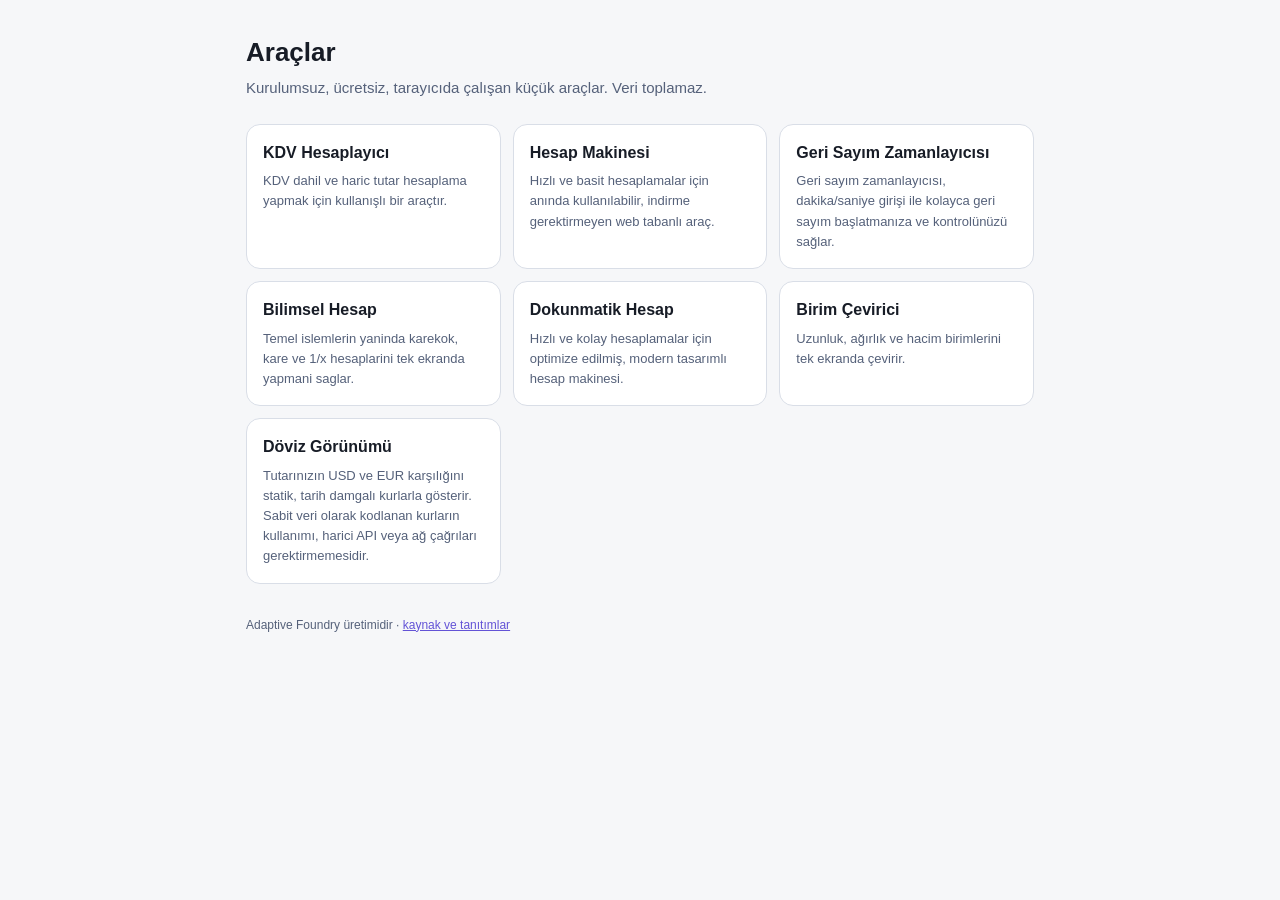
<file: index.html>
<!doctype html>
<html lang="tr">
<head>
<meta charset="utf-8">
<meta name="viewport" content="width=device-width, initial-scale=1">
<title>Araçlar — ücretsiz, hızlı, kayıtsız küçük web araçları | Adaptive Foundry</title>
<meta name="description" content="KDV hesaplayıcı, hesap makinesi, birim çevirici, geri sayım ve daha fazlası — kurulumsuz, ücretsiz, tarayıcıda çalışan küçük araçlar.">
<style>
:root { --bg:#f6f7f9; --panel:#ffffff; --ink:#171c26; --dim:#55617a; --line:#d9dee7; --acc:#6353d6; }
@media (prefers-color-scheme: dark) {
  :root { --bg:#0a0c10; --panel:#141922; --ink:#e8edf5; --dim:#8b97ab; --line:#232b37; --acc:#8b7bff; }
}
* { box-sizing:border-box }
body { margin:0; background:var(--bg); color:var(--ink);
  font:15px/1.55 -apple-system,BlinkMacSystemFont,"Segoe UI",sans-serif; }
main { max-width:820px; margin:0 auto; padding:32px 16px 48px }
h1 { font-size:26px; margin:0 0 4px }
.lead { color:var(--dim); margin:0 0 24px }
.grid { display:grid; gap:12px; grid-template-columns:repeat(auto-fill,minmax(240px,1fr)) }
.card { display:block; background:var(--panel); border:1px solid var(--line);
  border-radius:14px; padding:16px; text-decoration:none; color:inherit;
  transition:border-color .15s }
.card:hover { border-color:var(--acc) }
.card h2 { font-size:16px; margin:0 0 6px }
.card p { font-size:13px; color:var(--dim); margin:0 }
footer { margin-top:32px; font-size:12px; color:var(--dim) }
footer a { color:var(--acc) }
</style>
</head>
<body>
<main>
  <h1>Araçlar</h1>
  <p class="lead">Kurulumsuz, ücretsiz, tarayıcıda çalışan küçük araçlar. Veri toplamaz.</p>
  <div class="grid">
    <a class="card" href="kdv/">
      <h2>KDV Hesaplayıcı</h2>
      <p>KDV dahil ve haric tutar hesaplama yapmak için kullanışlı bir araçtır.</p>
    </a>
    <a class="card" href="hesap/">
      <h2>Hesap Makinesi</h2>
      <p>Hızlı ve basit hesaplamalar için anında kullanılabilir, indirme gerektirmeyen web tabanlı araç.</p>
    </a>
    <a class="card" href="zamanlayici/">
      <h2>Geri Sayım Zamanlayıcısı</h2>
      <p>Geri sayım zamanlayıcısı, dakika/saniye girişi ile kolayca geri sayım başlatmanıza ve kontrolünüzü sağlar.</p>
    </a>
    <a class="card" href="bilimsel-hesap/">
      <h2>Bilimsel Hesap</h2>
      <p>Temel islemlerin yaninda karekok, kare ve 1/x hesaplarini tek ekranda yapmani saglar.</p>
    </a>
    <a class="card" href="dokunmatik-hesap/">
      <h2>Dokunmatik Hesap</h2>
      <p>Hızlı ve kolay hesaplamalar için optimize edilmiş, modern tasarımlı hesap makinesi.</p>
    </a>
    <a class="card" href="birim-cevirici/">
      <h2>Birim Çevirici</h2>
      <p>Uzunluk, ağırlık ve hacim birimlerini tek ekranda çevirir.</p>
    </a>
    <a class="card" href="doviz/">
      <h2>Döviz Görünümü</h2>
      <p>Tutarınızın USD ve EUR karşılığını statik, tarih damgalı kurlarla gösterir. Sabit veri olarak kodlanan kurların kullanımı, harici API veya ağ çağrıları gerektirmemesidir.</p>
    </a>
  </div>
  <footer>Adaptive Foundry üretimidir · <a href="https://github.com/adaptive-foundry-labs/araclar">kaynak ve tanıtımlar</a></footer>
</main>
</body>
</html>
</file>
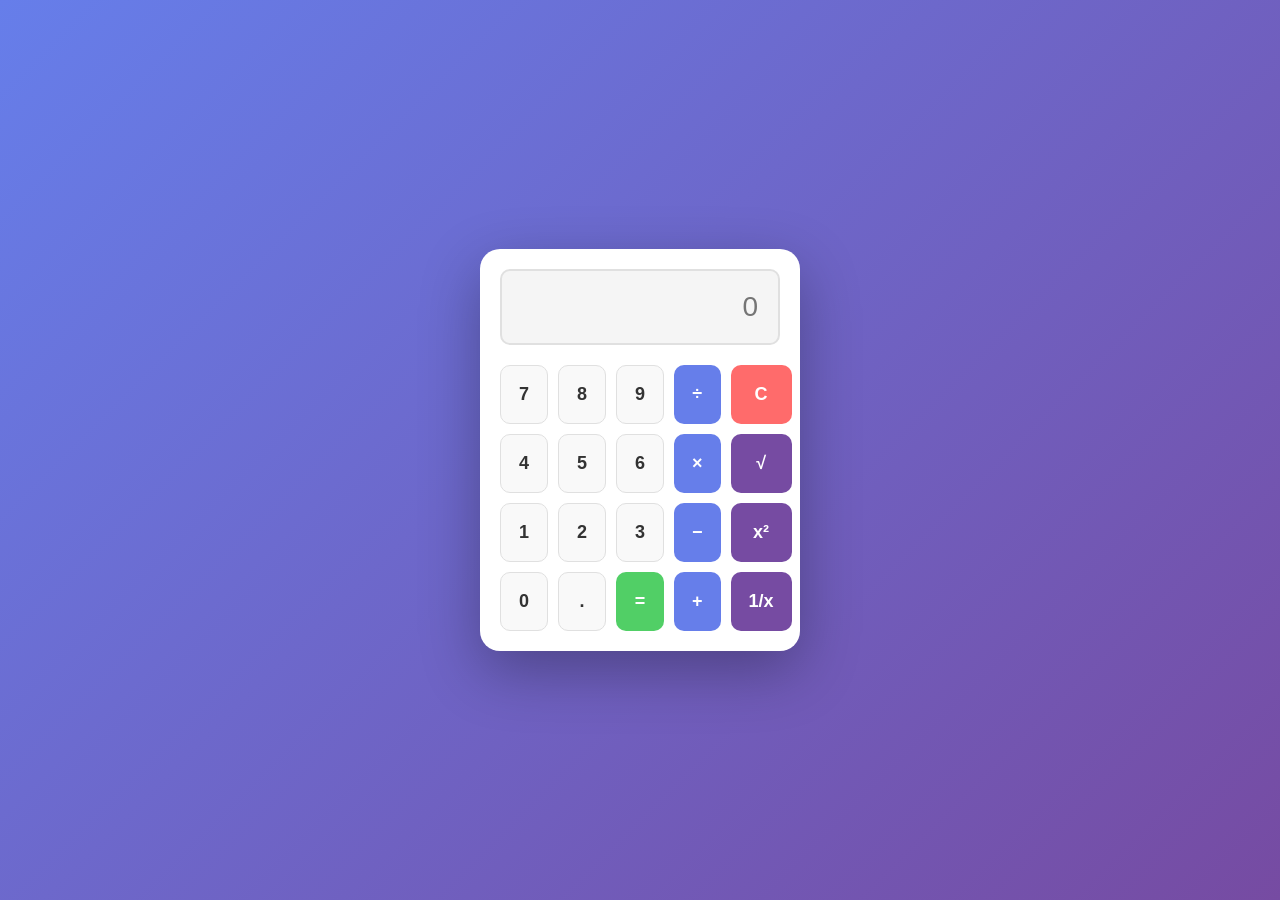
<file: bilimsel-hesap/index.html>
<!DOCTYPE html>
<html lang="tr">
<head>
    <meta charset="UTF-8">
    <meta name="viewport" content="width=device-width, initial-scale=1.0">
    <title>Bilimsel Hesap Makinesi</title>
    <link rel="stylesheet" href="style.css">
</head>
<body>
    <div class="calculator-container">
        <div class="display-area">
            <input type="text" id="display" class="display" readonly placeholder="0">
            <div id="error-message" class="error-message"></div>
        </div>
        
        <div class="buttons-grid">
            <!-- Sayi Tuslari -->
            <button class="button number" data-value="7">7</button>
            <button class="button number" data-value="8">8</button>
            <button class="button number" data-value="9">9</button>
            <button class="button operator" data-op="/">÷</button>
            <button class="button clear" id="clear-btn">C</button>
            
            <button class="button number" data-value="4">4</button>
            <button class="button number" data-value="5">5</button>
            <button class="button number" data-value="6">6</button>
            <button class="button operator" data-op="*">×</button>
            <button class="button scientific" id="sqrt-btn">√</button>
            
            <button class="button number" data-value="1">1</button>
            <button class="button number" data-value="2">2</button>
            <button class="button number" data-value="3">3</button>
            <button class="button operator" data-op="-">−</button>
            <button class="button scientific" id="square-btn">x²</button>
            
            <button class="button number" data-value="0">0</button>
            <button class="button number" data-value=".">.</button>
            <button class="button equals" id="equals-btn">=</button>
            <button class="button operator" data-op="+">+</button>
            <button class="button scientific" id="reciprocal-btn">1/x</button>
        </div>
    </div>
    
    <script src="script.js"></script>
</body>
</html>
</file>
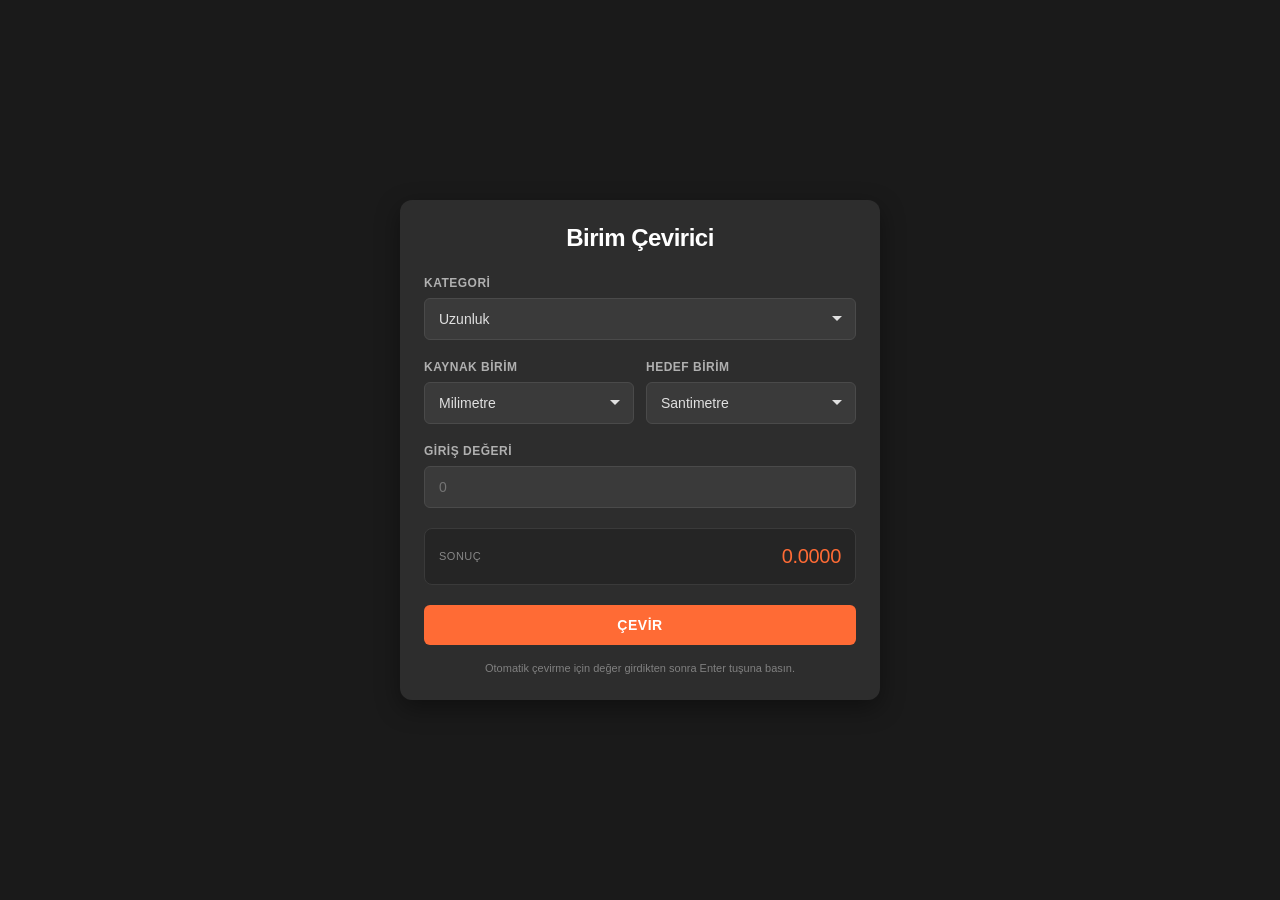
<file: birim-cevirici/index.html>
<!DOCTYPE html>
<html lang="tr">
<head>
    <meta charset="UTF-8">
    <meta name="viewport" content="width=device-width, initial-scale=1.0">
    <title>Birim Çevirici — Uzunluk / Ağırlık / Hacim</title>
    <style>
        * {
            margin: 0;
            padding: 0;
            box-sizing: border-box;
        }

        body {
            font-family: -apple-system, BlinkMacSystemFont, 'Segoe UI', Roboto, 'Helvetica Neue', Arial, sans-serif;
            background-color: #1a1a1a;
            color: #e0e0e0;
            padding: 20px;
            min-height: 100vh;
            display: flex;
            justify-content: center;
            align-items: center;
        }

        .calculator {
            width: 100%;
            max-width: 480px;
            background-color: #2d2d2d;
            border-radius: 12px;
            box-shadow: 0 8px 24px rgba(0, 0, 0, 0.4);
            padding: 24px;
        }

        .calculator h1 {
            font-size: 24px;
            font-weight: 600;
            margin-bottom: 24px;
            text-align: center;
            color: #ffffff;
            letter-spacing: -0.5px;
        }

        .form-group {
            margin-bottom: 20px;
        }

        label {
            display: block;
            font-size: 12px;
            font-weight: 600;
            text-transform: uppercase;
            letter-spacing: 0.5px;
            color: #b0b0b0;
            margin-bottom: 8px;
        }

        select,
        input {
            width: 100%;
            padding: 12px 14px;
            background-color: #3a3a3a;
            border: 1px solid #4a4a4a;
            border-radius: 6px;
            color: #e0e0e0;
            font-size: 14px;
            font-family: inherit;
            transition: border-color 0.2s ease;
        }

        select:hover,
        input:hover {
            border-color: #5a5a5a;
        }

        select:focus,
        input:focus {
            outline: none;
            border-color: #ff6b35;
            box-shadow: 0 0 0 2px rgba(255, 107, 53, 0.1);
        }

        select {
            cursor: pointer;
            appearance: none;
            background-image: url('data:image/svg+xml;utf8,<svg xmlns="http://www.w3.org/2000/svg" width="12" height="8" viewBox="0 0 12 8"><path fill="%23e0e0e0" d="M1 1l5 5 5-5"/></svg>');
            background-repeat: no-repeat;
            background-position: right 12px center;
            padding-right: 36px;
        }

        .display {
            background-color: #252525;
            border: 1px solid #3a3a3a;
            border-radius: 8px;
            padding: 16px 14px;
            margin-bottom: 20px;
            min-height: 56px;
            display: flex;
            align-items: center;
            justify-content: space-between;
        }

        .display-label {
            font-size: 11px;
            color: #888888;
            text-transform: uppercase;
            letter-spacing: 0.5px;
        }

        .display-value {
            font-size: 20px;
            font-weight: 500;
            color: #ff6b35;
            letter-spacing: -0.3px;
            word-break: break-all;
            text-align: right;
            flex: 1;
            margin-left: 12px;
        }

        .error-message {
            display: none;
            background-color: rgba(220, 53, 69, 0.15);
            border: 1px solid #dc3545;
            border-radius: 6px;
            padding: 12px 14px;
            margin-bottom: 16px;
            font-size: 13px;
            color: #ff6b7a;
        }

        .error-message.show {
            display: block;
        }

        .button {
            width: 100%;
            padding: 12px 16px;
            background-color: #ff6b35;
            border: none;
            border-radius: 6px;
            color: #ffffff;
            font-size: 14px;
            font-weight: 600;
            cursor: pointer;
            transition: background-color 0.2s ease;
            text-transform: uppercase;
            letter-spacing: 0.5px;
        }

        .button:hover {
            background-color: #e55a24;
        }

        .button:active {
            background-color: #d04a14;
        }

        .two-column {
            display: grid;
            grid-template-columns: 1fr 1fr;
            gap: 12px;
            margin-bottom: 20px;
        }

        .two-column .form-group {
            margin-bottom: 0;
        }

        .info-text {
            font-size: 11px;
            color: #808080;
            text-align: center;
            margin-top: 16px;
            line-height: 1.4;
        }
    </style>
</head>
<body>
    <div class="calculator">
        <h1>Birim Çevirici</h1>

        <div class="error-message" id="errorMessage"></div>

        <div class="form-group">
            <label for="categorySelect">Kategori</label>
            <select id="categorySelect">
                <option value="length">Uzunluk</option>
                <option value="weight">Ağırlık</option>
                <option value="volume">Hacim</option>
            </select>
        </div>

        <div class="two-column">
            <div class="form-group">
                <label for="fromUnitSelect">Kaynak Birim</label>
                <select id="fromUnitSelect"></select>
            </div>
            <div class="form-group">
                <label for="toUnitSelect">Hedef Birim</label>
                <select id="toUnitSelect"></select>
            </div>
        </div>

        <div class="form-group">
            <label for="inputValue">Giriş Değeri</label>
            <input type="number" id="inputValue" placeholder="0" step="any">
        </div>

        <div class="display">
            <div>
                <div class="display-label">Sonuç</div>
            </div>
            <div class="display-value" id="outputValue">0.0000</div>
        </div>

        <button class="button" id="convertButton">Çevir</button>
        <p class="info-text">Otomatik çevirme için değer girdikten sonra Enter tuşuna basın.</p>
    </div>

    <script>
        // Dönüşüm faktörleri — her kategori için referans birim cinsinden
        const conversionFactors = {
            length: {
                mm: 1,
                cm: 10,
                m: 1000,
                km: 1000000,
                inch: 25.4,
                foot: 304.8,
                yard: 914.4,
                mile: 1609344
            },
            weight: {
                mg: 1,
                g: 1000,
                kg: 1000000,
                oz: 28349.5,
                lb: 453592,
                ton: 1000000000
            },
            volume: {
                ml: 1,
                l: 1000,
                m3: 1000000,
                fl_oz: 29.5735,
                pint: 473.176,
                gallon: 3785.41
            }
        };

        // Kategori etiketleri
        const categoryLabels = {
            length: 'Uzunluk',
            weight: 'Ağırlık',
            volume: 'Hacim'
        };

        // Birim etiketleri
        const unitLabels = {
            length: { mm: 'Milimetre', cm: 'Santimetre', m: 'Metre', km: 'Kilometre', inch: 'İnç', foot: 'Foot', yard: 'Yard', mile: 'Mil' },
            weight: { mg: 'Miligram', g: 'Gram', kg: 'Kilogram', oz: 'Ons', lb: 'Pound', ton: 'Ton' },
            volume: { ml: 'Mililitre', l: 'Litre', m3: 'Metreküp', fl_oz: 'FL OZ', pint: 'Pint', gallon: 'Galon' }
        };

        const categorySelect = document.getElementById('categorySelect');
        const fromUnitSelect = document.getElementById('fromUnitSelect');
        const toUnitSelect = document.getElementById('toUnitSelect');
        const inputValue = document.getElementById('inputValue');
        const outputValue = document.getElementById('outputValue');
        const convertButton = document.getElementById('convertButton');
        const errorMessage = document.getElementById('errorMessage');

        // Kategori değiştiğinde birimleri güncelle
        categorySelect.addEventListener('change', updateUnits);
        convertButton.addEventListener('click', performConversion);
        inputValue.addEventListener('keypress', (e) => {
            if (e.key === 'Enter') performConversion();
        });

        function updateUnits() {
            const category = categorySelect.value;
            const units = Object.keys(conversionFactors[category]);
            const labels = unitLabels[category];

            fromUnitSelect.innerHTML = '';
            toUnitSelect.innerHTML = '';

            units.forEach((unit, index) => {
                const option1 = document.createElement('option');
                option1.value = unit;
                option1.textContent = labels[unit];
                fromUnitSelect.appendChild(option1);

                const option2 = document.createElement('option');
                option2.value = unit;
                option2.textContent = labels[unit];
                if (index === 1) option2.selected = true; // İkinci birim seçili
                toUnitSelect.appendChild(option2);
            });
        }

        function performConversion() {
            const category = categorySelect.value;
            const fromUnit = fromUnitSelect.value;
            const toUnit = toUnitSelect.value;
            const value = parseFloat(inputValue.value);

            // Hata kontrolü
            if (isNaN(value) || value === '') {
                showError('Lütfen geçerli bir sayı giriniz.');
                outputValue.textContent = '0.0000';
                return;
            }

            if (value < 0) {
                showError('Negatif değer giremezsiniz.');
                outputValue.textContent = '0.0000';
                return;
            }

            // Dönüşüm hesapla
            const fromFactor = conversionFactors[category][fromUnit];
            const toFactor = conversionFactors[category][toUnit];
            const result = (value * fromFactor) / toFactor;

            // 4 ondalık formatla
            outputValue.textContent = result.toFixed(4);
            hideError();
        }

        function showError(message) {
            errorMessage.textContent = message;
            errorMessage.classList.add('show');
        }

        function hideError() {
            errorMessage.classList.remove('show');
        }

        // İlk yüklemede birimleri başlat
        updateUnits();
    </script>
</body>
</html>
</file>
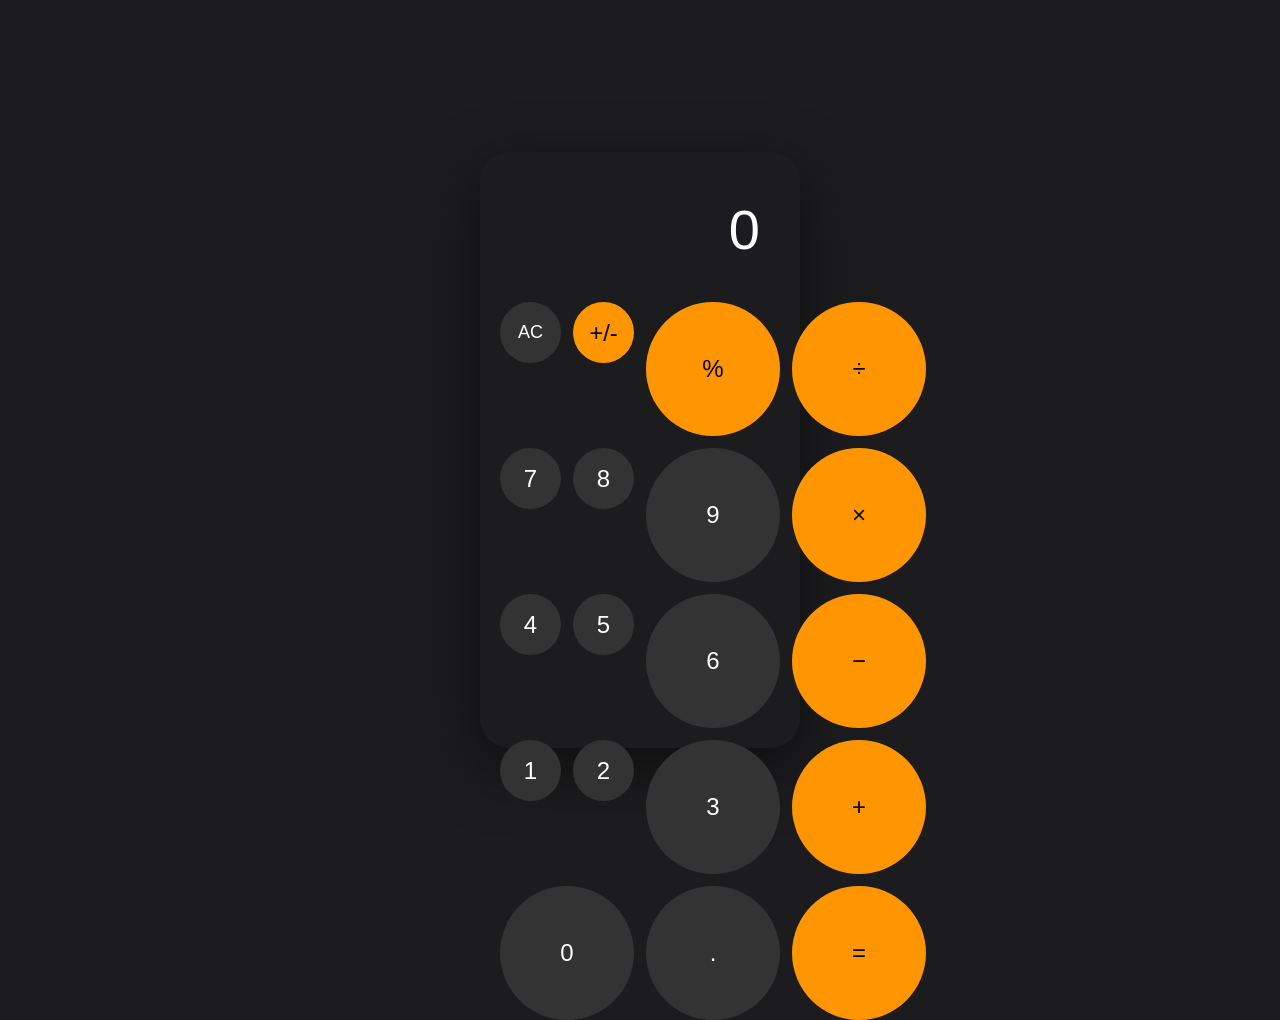
<file: dokunmatik-hesap/index.html>
<!DOCTYPE html>
<html lang="tr">
<head>
    <meta charset="UTF-8">
    <meta name="viewport" content="width=device-width, initial-scale=1.0">
    <title>Hesap Makinesi</title>
    <link rel="stylesheet" href="style.css">
</head>
<body>
    <div class="calculator">
        <div class="display">
            <div class="output" id="output">0</div>
        </div>
        <div class="buttons">
            <button class="btn ac" id="btn-ac">AC</button>
            <button class="btn op" id="btn-sign">+/-</button>
            <button class="btn op" id="btn-percent">%</button>
            <button class="btn op" id="btn-divide">÷</button>
            
            <button class="btn num" id="btn-7">7</button>
            <button class="btn num" id="btn-8">8</button>
            <button class="btn num" id="btn-9">9</button>
            <button class="btn op" id="btn-multiply">×</button>
            
            <button class="btn num" id="btn-4">4</button>
            <button class="btn num" id="btn-5">5</button>
            <button class="btn num" id="btn-6">6</button>
            <button class="btn op" id="btn-minus">−</button>
            
            <button class="btn num" id="btn-1">1</button>
            <button class="btn num" id="btn-2">2</button>
            <button class="btn num" id="btn-3">3</button>
            <button class="btn op" id="btn-plus">+</button>
            
            <button class="btn num zero" id="btn-0">0</button>
            <button class="btn num" id="btn-dot">.</button>
            <button class="btn equals" id="btn-equals">=</button>
        </div>
    </div>
    <script src="script.js"></script>
</body>
</html>
</file>
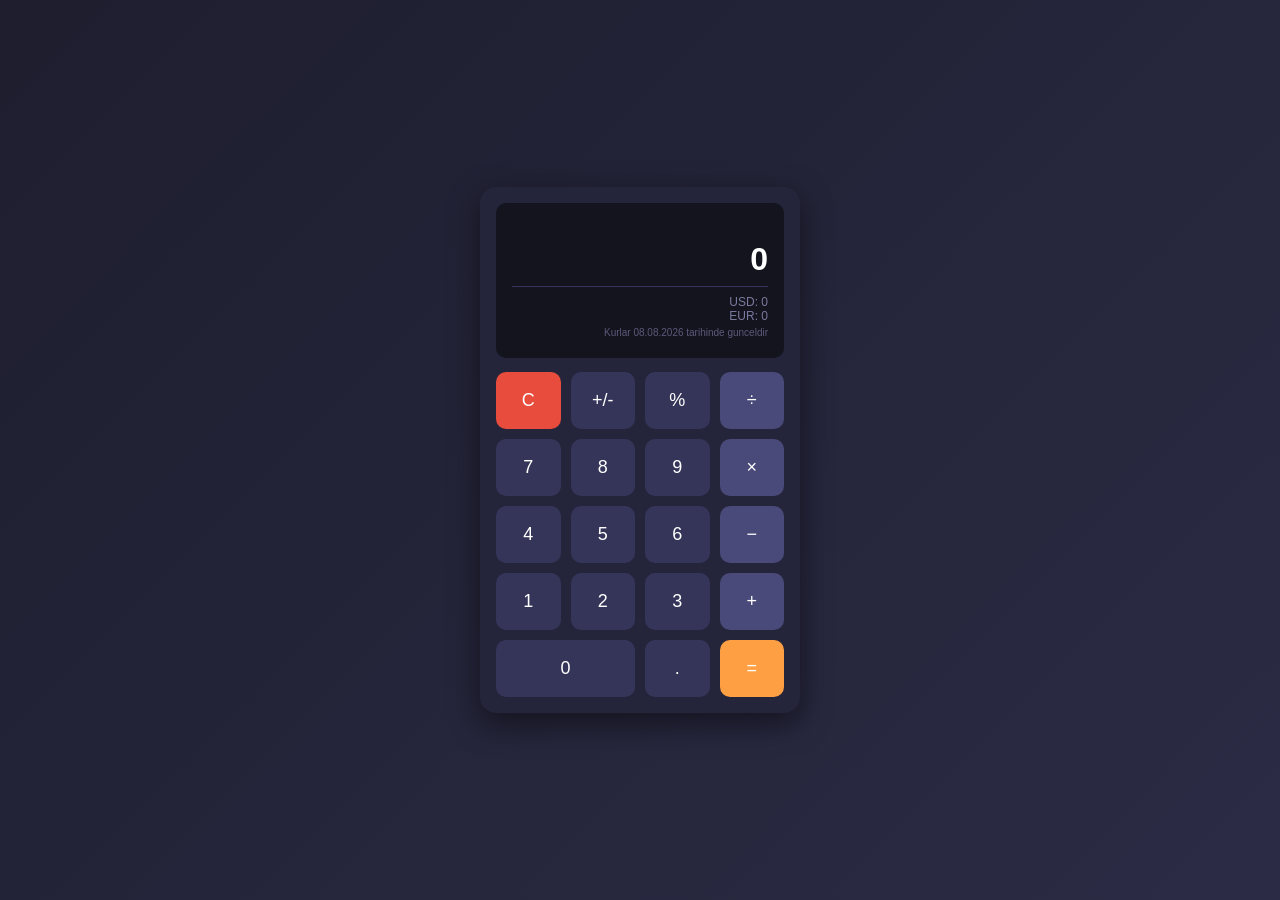
<file: doviz/index.html>
<!DOCTYPE html>
<html lang="tr">
<head>
<meta charset="UTF-8">
<meta name="viewport" content="width=device-width, initial-scale=1.0">
<title>Hesap Makinesi v2 - Doviz</title>
<style>
  * { box-sizing: border-box; }
  body {
    margin: 0;
    min-height: 100vh;
    display: flex;
    align-items: center;
    justify-content: center;
    background: linear-gradient(135deg,#1e1e2f,#2b2b45);
    font-family: 'Segoe UI', Arial, sans-serif;
  }
  .calculator {
    width: 320px;
    background: #24243a;
    border-radius: 16px;
    padding: 16px;
    box-shadow: 0 10px 30px rgba(0,0,0,0.5);
  }
  .display {
    background: #14141f;
    border-radius: 10px;
    padding: 20px 16px;
    margin-bottom: 14px;
    text-align: right;
    color: #fff;
    min-height: 76px;
  }
  .display .expr {
    font-size: 14px;
    color: #9a9ac0;
    min-height: 18px;
    word-break: break-all;
  }
  .display .current {
    font-size: 32px;
    font-weight: 600;
    word-break: break-all;
  }
  .display .currency-row {
    font-size: 12px;
    color: #7a7a9e;
    margin-top: 8px;
    padding-top: 8px;
    border-top: 1px solid #35355a;
    word-break: break-all;
  }
  .display .rate-timestamp {
    font-size: 10px;
    color: #5a5a7a;
    margin-top: 4px;
  }
  .buttons {
    display: grid;
    grid-template-columns: repeat(4, 1fr);
    gap: 10px;
  }
  button {
    border: none;
    border-radius: 10px;
    padding: 18px 0;
    font-size: 18px;
    cursor: pointer;
    color: #fff;
    background: #35355a;
    transition: transform 0.05s ease, background 0.15s ease;
  }
  button:hover { background: #40406b; }
  button:active { transform: scale(0.96); }
  button.op { background: #4a4a7a; }
  button.op:hover { background: #57579091; }
  button.equal { background: #ff9f43; }
  button.equal:hover { background: #ffb266; }
  button.clear { background: #e74c3c; }
  button.clear:hover { background: #ff6a5a; }
  button.wide { grid-column: span 2; }
  button.error-shake { animation: shake 0.3s; }
  @keyframes shake {
    0%,100% { transform: translateX(0); }
    25% { transform: translateX(-6px); }
    75% { transform: translateX(6px); }
  }
</style>
</head>
<body>
<div class="calculator">
  <div class="display">
    <div class="expr" id="expr"></div>
    <div class="current" id="current">0</div>
    <div class="currency-row">
      <div id="usd-value">USD: -</div>
      <div id="eur-value">EUR: -</div>
    </div>
    <div class="rate-timestamp" id="rate-timestamp">Kurlar 08.08.2026 tarihinde gunceldir</div>
  </div>
  <div class="buttons">
    <button class="clear" data-action="clear">C</button>
    <button data-action="sign">+/-</button>
    <button data-action="percent">%</button>
    <button class="op" data-action="divide">÷</button>

    <button data-digit="7">7</button>
    <button data-digit="8">8</button>
    <button data-digit="9">9</button>
    <button class="op" data-action="multiply">×</button>

    <button data-digit="4">4</button>
    <button data-digit="5">5</button>
    <button data-digit="6">6</button>
    <button class="op" data-action="subtract">−</button>

    <button data-digit="1">1</button>
    <button data-digit="2">2</button>
    <button data-digit="3">3</button>
    <button class="op" data-action="add">+</button>

    <button class="wide" data-digit="0">0</button>
    <button data-action="decimal">.</button>
    <button class="equal" data-action="equals">=</button>
  </div>
</div>

<script>
(function () {
  'use strict';

  // STATIK KURLAR - Sabit veri olarak koada gomulu (Degisiklik = yeni surum)
  var RATES = {
    USD: 1.0,
    EUR: 0.92
  };
  var RATE_DATE = '08.08.2026';

  var state = {
    currentValue: '0',
    previousValue: null,
    operator: null,
    overwrite: true,
    error: false
  };

  var currentEl = document.getElementById('current');
  var exprEl = document.getElementById('expr');
  var usdValueEl = document.getElementById('usd-value');
  var eurValueEl = document.getElementById('eur-value');
  var rateTimestampEl = document.getElementById('rate-timestamp');

  var OP_SYMBOLS = {
    add: '+',
    subtract: '−',
    multiply: '×',
    divide: '÷'
  };

  function formatNumber(numStr) {
    if (numStr === '' || numStr === '-') return numStr;
    var num = Number(numStr);
    if (!isFinite(num)) return 'Hata';
    var str = String(num);
    if (str.length > 14) {
      str = num.toPrecision(10);
      str = Number(str).toString();
    }
    return str;
  }

  function updateCurrencyDisplay() {
    var val = parseFloat(state.currentValue);
    if (isNaN(val) || !isFinite(val)) {
      usdValueEl.textContent = 'USD: -';
      eurValueEl.textContent = 'EUR: -';
      return;
    }
    var usdAmount = val * RATES.USD;
    var eurAmount = val * RATES.EUR;
    usdValueEl.textContent = 'USD: ' + formatNumber(String(usdAmount));
    eurValueEl.textContent = 'EUR: ' + formatNumber(String(eurAmount));
  }

  function updateDisplay() {
    currentEl.textContent = state.error ? 'Hata' : formatNumber(state.currentValue);
    if (state.error) {
      exprEl.textContent = '';
      usdValueEl.textContent = 'USD: -';
      eurValueEl.textContent = 'EUR: -';
      return;
    }
    if (state.operator && state.previousValue !== null) {
      exprEl.textContent = formatNumber(state.previousValue) + ' ' + OP_SYMBOLS[state.operator];
    } else {
      exprEl.textContent = '';
    }
    updateCurrencyDisplay();
    rateTimestampEl.textContent = 'Kurlar ' + RATE_DATE + ' tarihinde gunceldir';
  }

  function triggerErrorAnim() {
    var disp = document.querySelector('.display');
    disp.classList.remove('error-shake');
    void disp.offsetWidth;
    disp.classList.add('error-shake');
  }

  function resetAll() {
    state.currentValue = '0';
    state.previousValue = null;
    state.operator = null;
    state.overwrite = true;
    state.error = false;
  }

  function inputDigit(d) {
    if (state.error) { resetAll(); }
    if (state.overwrite) {
      state.currentValue = (d === '0') ? '0' : d;
      state.overwrite = false;
    } else {
      if (state.currentValue === '0') {
        state.currentValue = d;
      } else {
        if (state.currentValue.replace('-', '').length >= 15) return;
        state.currentValue += d;
      }
    }
  }

  function inputDecimal() {
    if (state.error) { resetAll(); }
    if (state.overwrite) {
      state.currentValue = '0.';
      state.overwrite = false;
      return;
    }
    if (state.currentValue.indexOf('.') === -1) {
      state.currentValue += '.';
    }
  }

  function toggleSign() {
    if (state.error) return;
    if (state.currentValue === '0') return;
    if (state.currentValue.charAt(0) === '-') {
      state.currentValue = state.currentValue.slice(1);
    } else {
      state.currentValue = '-' + state.currentValue;
    }
  }

  function applyPercent() {
    if (state.error) return;
    var val = parseFloat(state.currentValue);
    if (isNaN(val)) return;
    var result;
    if (state.operator && state.previousValue !== null) {
      var base = parseFloat(state.previousValue);
      result = (base * val) / 100;
    } else {
      result = val / 100;
    }
    state.currentValue = String(result);
    state.overwrite = true;
  }

  function compute(a, b, op) {
    a = parseFloat(a);
    b = parseFloat(b);
    switch (op) {
      case 'add': return a + b;
      case 'subtract': return a - b;
      case 'multiply': return a * b;
      case 'divide':
        if (b === 0) return null;
        return a / b;
      default: return b;
    }
  }

  function chooseOperator(op) {
    if (state.error) return;
    if (state.operator && !state.overwrite) {
      var result = compute(state.previousValue, state.currentValue, state.operator);
      if (result === null) {
        setError();
        return;
      }
      state.previousValue = String(result);
      state.currentValue = String(result);
    } else {
      state.previousValue = state.currentValue;
    }
    state.operator = op;
    state.overwrite = true;
  }

  function setError() {
    state.error = true;
    state.currentValue = 'Hata';
    state.previousValue = null;
    state.operator = null;
    state.overwrite = true;
    triggerErrorAnim();
  }

  function equals() {
    if (state.error) return;
    if (state.operator === null || state.previousValue === null) return;
    var result = compute(state.previousValue, state.currentValue, state.operator);
    if (result === null) {
      setError();
      return;
    }
    state.currentValue = String(result);
    state.previousValue = null;
    state.operator = null;
    state.overwrite = true;
  }

  function handleAction(action) {
    switch (action) {
      case 'clear': resetAll(); break;
      case 'sign': toggleSign(); break;
      case 'percent': applyPercent(); break;
      case 'add':
      case 'subtract':
      case 'multiply':
      case 'divide': chooseOperator(action); break;
      case 'decimal': inputDecimal(); break;
      case 'equals': equals(); break;
    }
    updateDisplay();
  }

  document.querySelectorAll('button[data-digit]').forEach(function (btn) {
    btn.addEventListener('click', function () {
      if (state.error) resetAll();
      inputDigit(btn.getAttribute('data-digit'));
      updateDisplay();
    });
  });

  document.querySelectorAll('button[data-action]').forEach(function (btn) {
    btn.addEventListener('click', function () {
      handleAction(btn.getAttribute('data-action'));
    });
  });

  document.addEventListener('keydown', function (e) {
    var key = e.key;
    if (key >= '0' && key <= '9') {
      if (state.error) resetAll();
      inputDigit(key);
      updateDisplay();
      return;
    }
    switch (key) {
      case '.':
      case ',':
        inputDecimal();
        updateDisplay();
        break;
      case '+':
        handleAction('add');
        break;
      case '-':
        handleAction('subtract');
        break;
      case '*':
        handleAction('multiply');
        break;
      case '/':
        e.preventDefault();
        handleAction('divide');
        break;
      case '%':
        handleAction('percent');
        break;
      case 'Enter':
      case '=':
        e.preventDefault();
        handleAction('equals');
        break;
      case 'Escape':
        handleAction('clear');
        break;
      case 'Backspace':
        if (state.error) { resetAll(); updateDisplay(); break; }
        if (!state.overwrite && state.currentValue.length > 1) {
          state.currentValue = state.currentValue.slice(0, -1);
          if (state.currentValue === '-' || state.currentValue === '') {
            state.currentValue = '0';
            state.overwrite = true;
          }
        } else {
          state.currentValue = '0';
          state.overwrite = true;
        }
        updateDisplay();
        break;
      default:
        break;
    }
  });

  updateDisplay();
})();
</script>
</body>
</html>
</file>
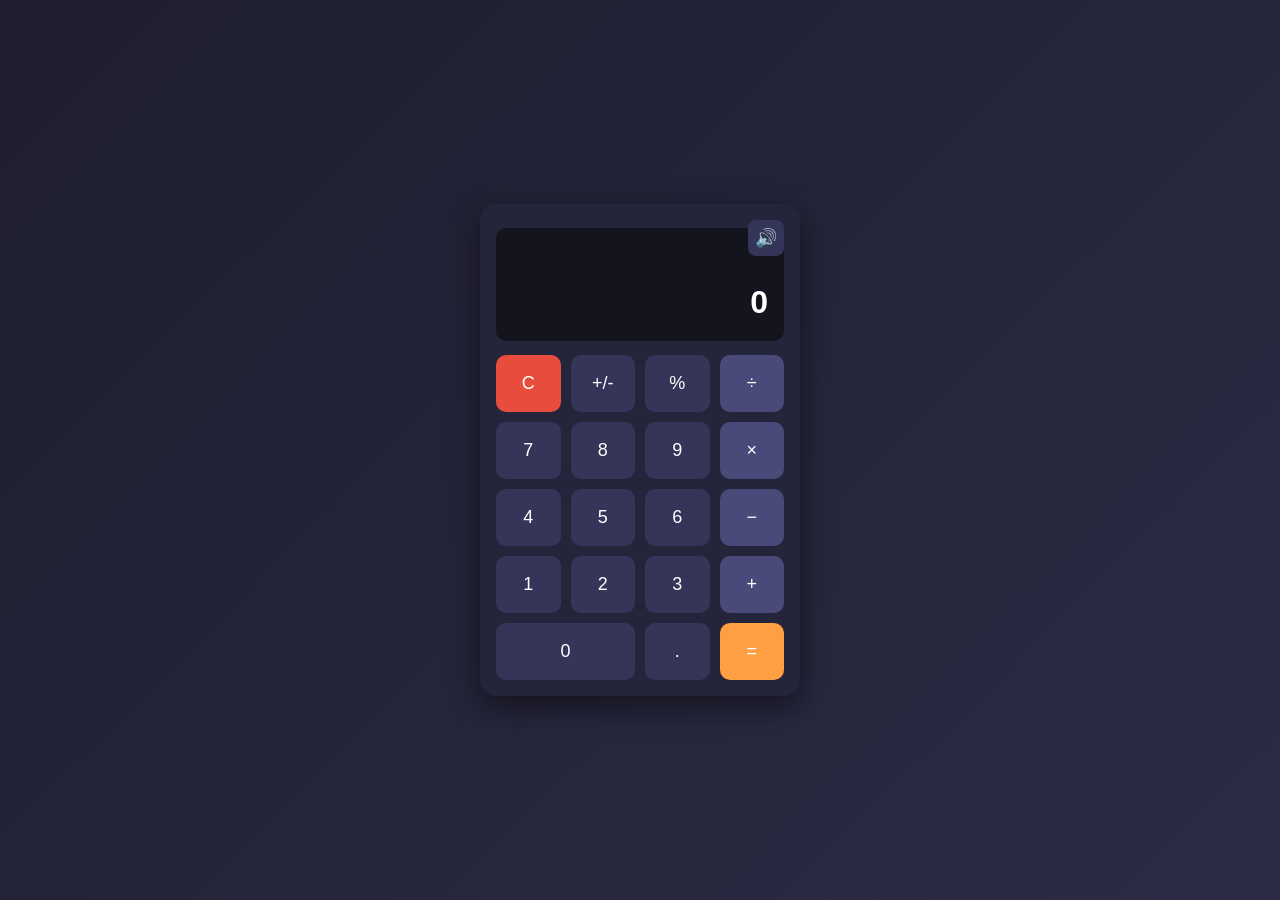
<file: hesap/index.html>
<!DOCTYPE html>
<html lang="tr">
<head>
<meta charset="UTF-8">
<meta name="viewport" content="width=device-width, initial-scale=1.0">
<title>Hesap Makinesi v2</title>
<style>
  * { box-sizing: border-box; }
  body {
    margin: 0;
    min-height: 100vh;
    display: flex;
    align-items: center;
    justify-content: center;
    background: linear-gradient(135deg,#1e1e2f,#2b2b45);
    font-family: 'Segoe UI', Arial, sans-serif;
  }
  .calculator {
    width: 320px;
    background: #24243a;
    border-radius: 16px;
    padding: 16px;
    box-shadow: 0 10px 30px rgba(0,0,0,0.5);
    position: relative;
  }
  .mute-btn {
    position: absolute;
    top: 16px;
    right: 16px;
    width: 36px;
    height: 36px;
    border: none;
    border-radius: 8px;
    background: #35355a;
    color: #fff;
    font-size: 18px;
    cursor: pointer;
    transition: background 0.15s ease;
    display: flex;
    align-items: center;
    justify-content: center;
    padding: 0;
  }
  .mute-btn:hover { background: #40406b; }
  .display {
    background: #14141f;
    border-radius: 10px;
    padding: 20px 16px;
    margin-bottom: 14px;
    margin-top: 8px;
    text-align: right;
    color: #fff;
    min-height: 76px;
  }
  .display .intermediate {
    font-size: 14px;
    color: #9a9ac0;
    min-height: 18px;
    word-break: break-all;
  }
  .display .expr {
    font-size: 14px;
    color: #9a9ac0;
    min-height: 18px;
    word-break: break-all;
  }
  .display .current {
    font-size: 32px;
    font-weight: 600;
    word-break: break-all;
  }
  .buttons {
    display: grid;
    grid-template-columns: repeat(4, 1fr);
    gap: 10px;
  }
  button {
    border: none;
    border-radius: 10px;
    padding: 18px 0;
    font-size: 18px;
    cursor: pointer;
    color: #fff;
    background: #35355a;
    transition: transform 0.05s ease, background 0.15s ease;
  }
  button:hover { background: #40406b; }
  button:active { transform: scale(0.96); }
  button.op { background: #4a4a7a; }
  button.op:hover { background: #57579091; }
  button.equal { background: #ff9f43; }
  button.equal:hover { background: #ffb266; }
  button.clear { background: #e74c3c; }
  button.clear:hover { background: #ff6a5a; }
  button.wide { grid-column: span 2; }
  button.error-shake { animation: shake 0.3s; }
  @keyframes shake {
    0%,100% { transform: translateX(0); }
    25% { transform: translateX(-6px); }
    75% { transform: translateX(6px); }
  }
</style>
</head>
<body>
<div class="calculator">
  <button class="mute-btn" id="mute-btn" title="Sesi Aç/Kapat">🔊</button>
  <div class="display">
    <div class="intermediate" id="intermediate"></div>
    <div class="expr" id="expr"></div>
    <div class="current" id="current">0</div>
  </div>
  <div class="buttons">
    <button class="clear" data-action="clear">C</button>
    <button data-action="sign">+/-</button>
    <button data-action="percent">%</button>
    <button class="op" data-action="divide">÷</button>

    <button data-digit="7">7</button>
    <button data-digit="8">8</button>
    <button data-digit="9">9</button>
    <button class="op" data-action="multiply">×</button>

    <button data-digit="4">4</button>
    <button data-digit="5">5</button>
    <button data-digit="6">6</button>
    <button class="op" data-action="subtract">−</button>

    <button data-digit="1">1</button>
    <button data-digit="2">2</button>
    <button data-digit="3">3</button>
    <button class="op" data-action="add">+</button>

    <button class="wide" data-digit="0">0</button>
    <button data-action="decimal">.</button>
    <button class="equal" data-action="equals">=</button>
  </div>
</div>

<script>
(function () {
  'use strict';

  var state = {
    currentValue: '0',
    previousValue: null,
    operator: null,
    overwrite: true,
    error: false
  };

  var audioContext = null;
  var isMuted = localStorage.getItem('hm-mute') === 'true';
  var muteBtn = document.getElementById('mute-btn');
  var currentEl = document.getElementById('current');
  var exprEl = document.getElementById('expr');
  var intermediateEl = document.getElementById('intermediate');

  var OP_SYMBOLS = {
    add: '+',
    subtract: '−',
    multiply: '×',
    divide: '÷'
  };

  function updateMuteButton() {
    muteBtn.textContent = isMuted ? '🔇' : '🔊';
  }

  function initAudioContext() {
    if (audioContext) return;
    var CtxClass = window.AudioContext || window.webkitAudioContext;
    if (CtxClass) {
      audioContext = new CtxClass();
    }
  }

  function playClickSound() {
    if (isMuted || !audioContext) return;
    try {
      var now = audioContext.currentTime;
      var osc = audioContext.createOscillator();
      var gain = audioContext.createGain();
      osc.type = 'sine';
      osc.frequency.value = 800;
      osc.connect(gain);
      gain.connect(audioContext.destination);
      gain.gain.setValueAtTime(0.1, now);
      gain.gain.exponentialRampToValueAtTime(0.01, now + 0.08);
      osc.start(now);
      osc.stop(now + 0.08);
    } catch (e) {}
  }

  muteBtn.addEventListener('click', function () {
    isMuted = !isMuted;
    localStorage.setItem('hm-mute', isMuted);
    updateMuteButton();
  });

  function formatNumber(numStr) {
    if (numStr === '' || numStr === '-') return numStr;
    var num = Number(numStr);
    if (!isFinite(num)) return 'Hata';
    var str = String(num);
    if (str.length > 14) {
      str = num.toPrecision(10);
      str = Number(str).toString();
    }
    return str;
  }

  function updateDisplay() {
    currentEl.textContent = state.error ? 'Hata' : formatNumber(state.currentValue);
    if (state.error) {
      exprEl.textContent = '';
      intermediateEl.textContent = '';
      return;
    }
    if (state.operator && state.previousValue !== null) {
      exprEl.textContent = formatNumber(state.previousValue) + ' ' + OP_SYMBOLS[state.operator];
      intermediateEl.textContent = '';
    } else {
      exprEl.textContent = '';
      intermediateEl.textContent = '';
    }
  }

  function updateIntermediateResult() {
    if (!state.error && state.operator && state.previousValue !== null && !state.overwrite) {
      var result = compute(state.previousValue, state.currentValue, state.operator);
      if (result !== null) {
        intermediateEl.textContent = '= ' + formatNumber(String(result));
      } else {
        intermediateEl.textContent = '';
      }
    } else {
      intermediateEl.textContent = '';
    }
  }

  function triggerErrorAnim() {
    var disp = document.querySelector('.display');
    disp.classList.remove('error-shake');
    void disp.offsetWidth;
    disp.classList.add('error-shake');
  }

  function resetAll() {
    state.currentValue = '0';
    state.previousValue = null;
    state.operator = null;
    state.overwrite = true;
    state.error = false;
  }

  function inputDigit(d) {
    if (state.error) { resetAll(); }
    if (state.overwrite) {
      state.currentValue = (d === '0') ? '0' : d;
      state.overwrite = false;
    } else {
      if (state.currentValue === '0') {
        state.currentValue = d;
      } else {
        if (state.currentValue.replace('-', '').length >= 15) return;
        state.currentValue += d;
      }
    }
  }

  function inputDecimal() {
    if (state.error) { resetAll(); }
    if (state.overwrite) {
      state.currentValue = '0.';
      state.overwrite = false;
      return;
    }
    if (state.currentValue.indexOf('.') === -1) {
      state.currentValue += '.';
    }
  }

  function toggleSign() {
    if (state.error) return;
    if (state.currentValue === '0') return;
    if (state.currentValue.charAt(0) === '-') {
      state.currentValue = state.currentValue.slice(1);
    } else {
      state.currentValue = '-' + state.currentValue;
    }
  }

  function applyPercent() {
    if (state.error) return;
    var val = parseFloat(state.currentValue);
    if (isNaN(val)) return;
    var result;
    if (state.operator && state.previousValue !== null) {
      var base = parseFloat(state.previousValue);
      result = (base * val) / 100;
    } else {
      result = val / 100;
    }
    state.currentValue = String(result);
    state.overwrite = true;
  }

  function compute(a, b, op) {
    a = parseFloat(a);
    b = parseFloat(b);
    switch (op) {
      case 'add': return a + b;
      case 'subtract': return a - b;
      case 'multiply': return a * b;
      case 'divide':
        if (b === 0) return null;
        return a / b;
      default: return b;
    }
  }

  function chooseOperator(op) {
    if (state.error) return;
    if (state.operator && !state.overwrite) {
      var result = compute(state.previousValue, state.currentValue, state.operator);
      if (result === null) {
        setError();
        return;
      }
      state.previousValue = String(result);
      state.currentValue = String(result);
    } else {
      state.previousValue = state.currentValue;
    }
    state.operator = op;
    state.overwrite = true;
    updateDisplay();
  }

  function setError() {
    state.error = true;
    state.currentValue = 'Hata';
    state.previousValue = null;
    state.operator = null;
    state.overwrite = true;
    triggerErrorAnim();
  }

  function equals() {
    if (state.error) return;
    if (state.operator === null || state.previousValue === null) return;
    var result = compute(state.previousValue, state.currentValue, state.operator);
    if (result === null) {
      setError();
      return;
    }
    state.currentValue = String(result);
    state.previousValue = null;
    state.operator = null;
    state.overwrite = true;
  }

  function handleAction(action) {
    switch (action) {
      case 'clear': resetAll(); break;
      case 'sign': toggleSign(); break;
      case 'percent': applyPercent(); break;
      case 'add':
      case 'subtract':
      case 'multiply':
      case 'divide': chooseOperator(action); break;
      case 'decimal': inputDecimal(); break;
      case 'equals': equals(); break;
    }
    updateDisplay();
    updateIntermediateResult();
  }

  document.querySelectorAll('button[data-digit]').forEach(function (btn) {
    btn.addEventListener('click', function () {
      initAudioContext();
      playClickSound();
      if (state.error) resetAll();
      inputDigit(btn.getAttribute('data-digit'));
      updateDisplay();
      updateIntermediateResult();
    });
  });

  document.querySelectorAll('button[data-action]').forEach(function (btn) {
    btn.addEventListener('click', function () {
      initAudioContext();
      playClickSound();
      handleAction(btn.getAttribute('data-action'));
    });
  });

  document.addEventListener('keydown', function (e) {
    var key = e.key;
    if (key >= '0' && key <= '9') {
      initAudioContext();
      playClickSound();
      if (state.error) resetAll();
      inputDigit(key);
      updateDisplay();
      updateIntermediateResult();
      return;
    }
    switch (key) {
      case '.':
      case ',':
        initAudioContext();
        playClickSound();
        inputDecimal();
        updateDisplay();
        updateIntermediateResult();
        break;
      case '+':
        initAudioContext();
        playClickSound();
        handleAction('add');
        break;
      case '-':
        initAudioContext();
        playClickSound();
        handleAction('subtract');
        break;
      case '*':
        initAudioContext();
        playClickSound();
        handleAction('multiply');
        break;
      case '/':
        e.preventDefault();
        initAudioContext();
        playClickSound();
        handleAction('divide');
        break;
      case '%':
        initAudioContext();
        playClickSound();
        handleAction('percent');
        break;
      case 'Enter':
      case '=':
        e.preventDefault();
        initAudioContext();
        playClickSound();
        handleAction('equals');
        break;
      case 'Escape':
        initAudioContext();
        playClickSound();
        handleAction('clear');
        break;
      case 'Backspace':
        initAudioContext();
        playClickSound();
        if (state.error) { resetAll(); updateDisplay(); break; }
        if (!state.overwrite && state.currentValue.length > 1) {
          state.currentValue = state.currentValue.slice(0, -1);
          if (state.currentValue === '-' || state.currentValue === '') {
            state.currentValue = '0';
            state.overwrite = true;
          }
        } else {
          state.currentValue = '0';
          state.overwrite = true;
        }
        updateDisplay();
        updateIntermediateResult();
        break;
      default:
        break;
    }
  });

  updateMuteButton();
  updateDisplay();
})();
</script>
</body>
</html>
</file>
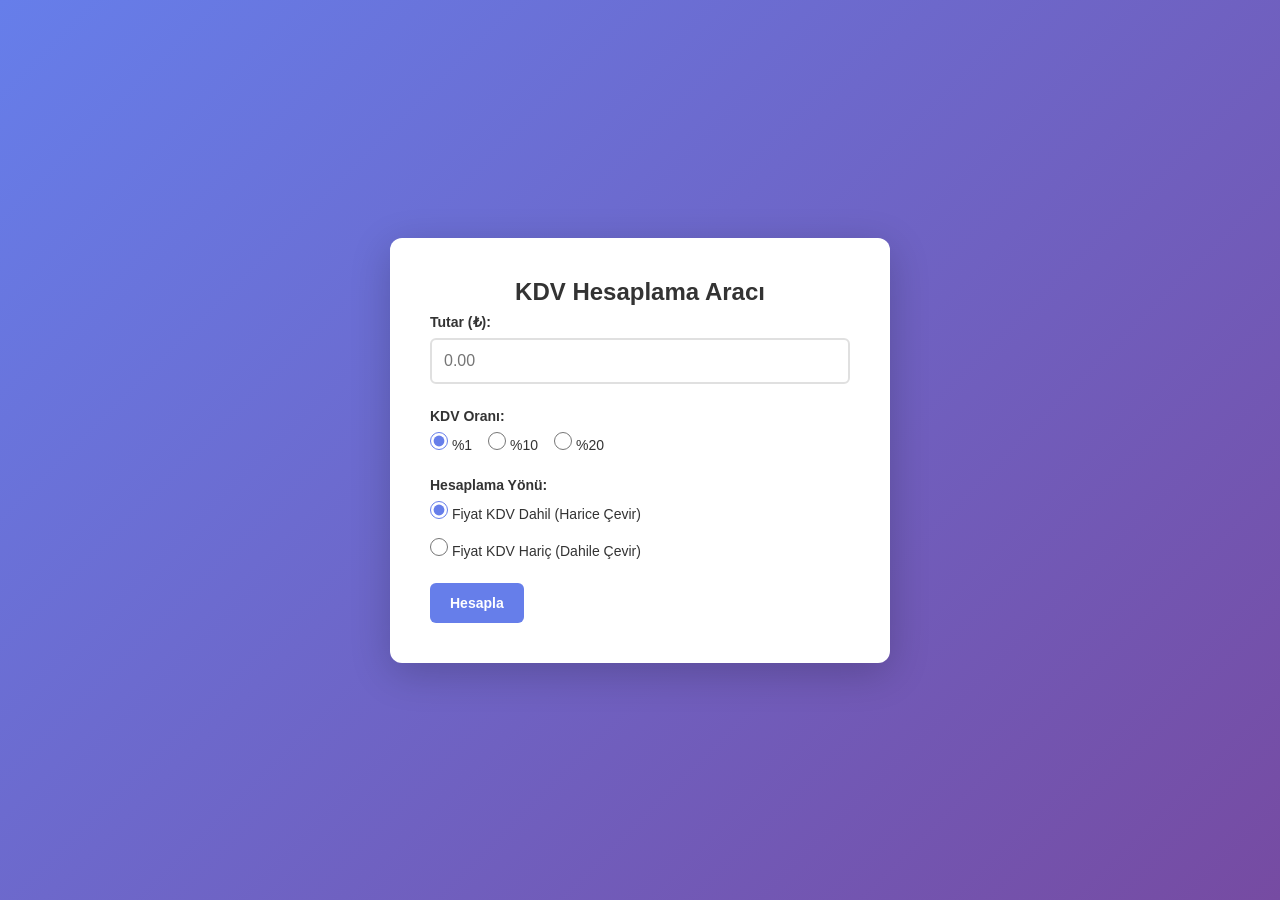
<file: kdv/index.html>
<!DOCTYPE html>
<html lang="tr">
<head>
    <meta charset="UTF-8">
    <meta name="viewport" content="width=device-width, initial-scale=1.0">
    <title>KDV Dahil/Haric Hesaplama Aracı</title>
    <link rel="stylesheet" href="style.css">
</head>
<body>
    <div class="container">
        <h1>KDV Hesaplama Aracı</h1>
        
        <div class="form-group">
            <label for="amount">Tutar (₺):</label>
            <input type="number" id="amount" placeholder="0.00" step="0.01" min="0">
        </div>

        <div class="form-group">
            <label>KDV Oranı:</label>
            <div class="radio-group">
                <label><input type="radio" name="kdv-rate" value="0.01" checked> %1</label>
                <label><input type="radio" name="kdv-rate" value="0.10"> %10</label>
                <label><input type="radio" name="kdv-rate" value="0.20"> %20</label>
            </div>
        </div>

        <div class="form-group">
            <label>Hesaplama Yönü:</label>
            <div class="radio-group">
                <label><input type="radio" name="direction" value="inclusive" checked> Fiyat KDV Dahil (Harice Çevir)</label>
                <label><input type="radio" name="direction" value="exclusive"> Fiyat KDV Hariç (Dahile Çevir)</label>
            </div>
        </div>

        <button onclick="calculate()">Hesapla</button>

        <div id="result" class="result-box" style="display: none;">
            <div class="result-item">
                <span class="result-label">KDV Dahil Fiyat:</span>
                <span class="result-value" id="result-inclusive">0.00 ₺</span>
            </div>
            <div class="result-item">
                <span class="result-label">KDV Hariç Fiyat:</span>
                <span class="result-value" id="result-exclusive">0.00 ₺</span>
            </div>
            <div class="result-item">
                <span class="result-label">KDV Tutarı:</span>
                <span class="result-value" id="result-kdv-amount">0.00 ₺</span>
            </div>
            <div class="result-item">
                <span class="result-label">KDV Oranı:</span>
                <span class="result-value" id="result-rate">%1</span>
            </div>
        </div>

        <div id="error" class="error-box" style="display: none;"></div>
    </div>

    <script src="calc.js"></script>
</body>
</html>
</file>
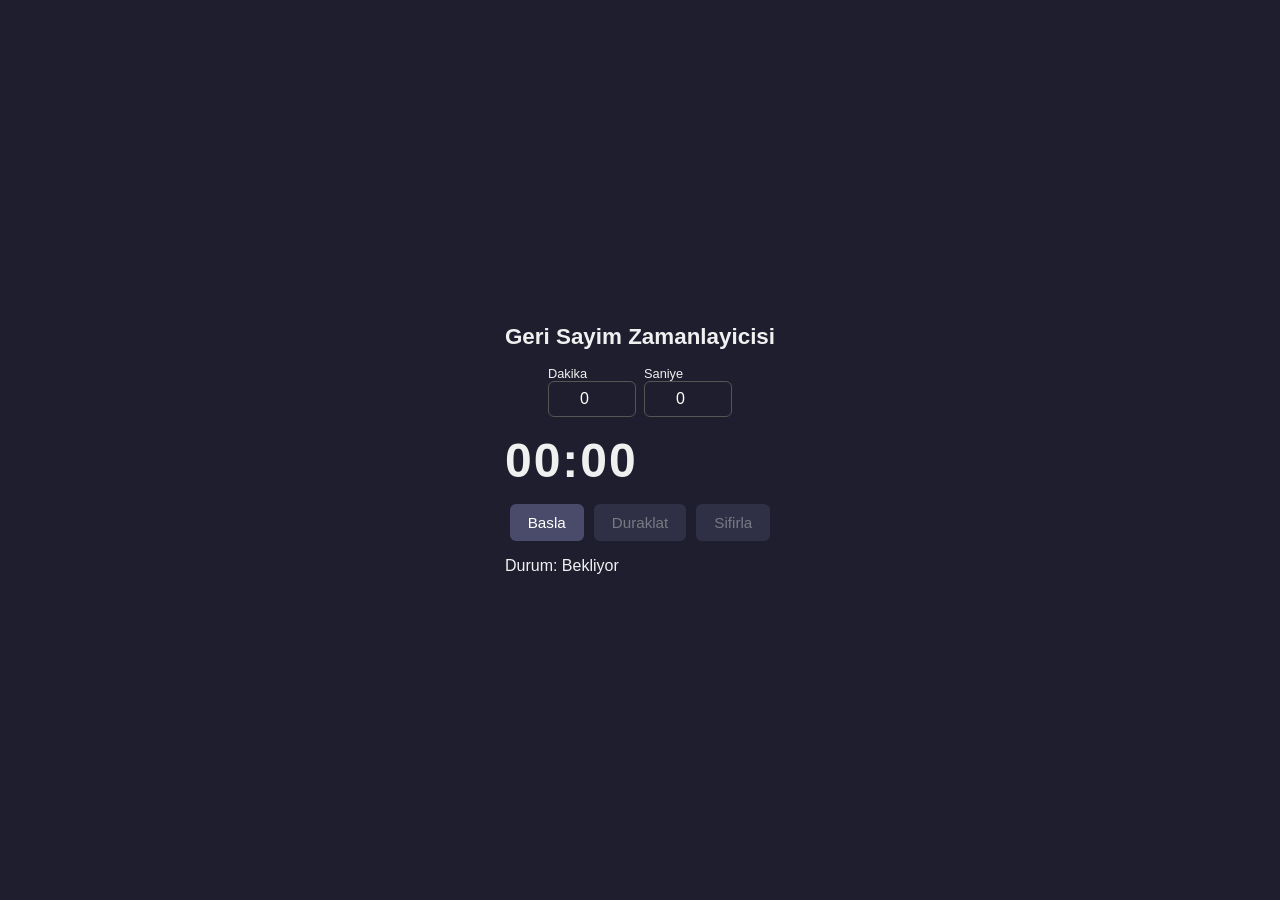
<file: zamanlayici/index.html>
<!DOCTYPE html>
<html lang="tr">
<head>
<meta charset="UTF-8">
<meta name="viewport" content="width=device-width, initial-scale=1.0">
<title>Geri Sayim Zamanlayicisi</title>
<link rel="stylesheet" href="style.css">
</head>
<body>
<main class="container" id="app">
  <h1>Geri Sayim Zamanlayicisi</h1>

  <div class="inputs" id="inputs">
    <label>
      Dakika
      <input type="number" id="minutes-input" min="0" max="999" value="0" inputmode="numeric">
    </label>
    <label>
      Saniye
      <input type="number" id="seconds-input" min="0" max="59" value="0" inputmode="numeric">
    </label>
  </div>

  <div class="display" id="display" aria-live="polite">00:00</div>

  <p class="error-msg" id="error-msg" hidden>Gecerli bir sure girin (0'dan buyuk, saniye 0-59 arasi).</p>

  <div class="controls">
    <button id="start-btn" type="button">Basla</button>
    <button id="pause-btn" type="button" disabled>Duraklat</button>
    <button id="reset-btn" type="button">Sifirla</button>
  </div>

  <p class="status" id="status-text">Durum: Bekliyor</p>
</main>

<script src="timer.js"></script>
</body>
</html>
</file>
<file: bilimsel-hesap/style.css>
* {
    margin: 0;
    padding: 0;
    box-sizing: border-box;
}

body {
    font-family: 'Segoe UI', Tahoma, Geneva, Verdana, sans-serif;
    display: flex;
    justify-content: center;
    align-items: center;
    min-height: 100vh;
    background: linear-gradient(135deg, #667eea 0%, #764ba2 100%);
}

.calculator-container {
    background: white;
    border-radius: 20px;
    box-shadow: 0 20px 60px rgba(0, 0, 0, 0.3);
    padding: 20px;
    width: 320px;
}

.display-area {
    margin-bottom: 20px;
    position: relative;
}

.display {
    width: 100%;
    padding: 20px;
    font-size: 28px;
    border: 2px solid #e0e0e0;
    border-radius: 10px;
    text-align: right;
    background-color: #f5f5f5;
    font-weight: 500;
    color: #333;
    transition: all 0.2s ease;
}

.display:focus {
    outline: none;
    border-color: #667eea;
    background-color: #fff;
}

.error-message {
    position: absolute;
    top: 70px;
    left: 0;
    right: 0;
    background-color: #ff6b6b;
    color: white;
    padding: 12px;
    border-radius: 8px;
    font-size: 14px;
    text-align: center;
    min-height: 20px;
    display: none;
    animation: slideDown 0.3s ease;
    font-weight: 500;
}

.error-message.show {
    display: block;
}

@keyframes slideDown {
    from {
        opacity: 0;
        transform: translateY(-10px);
    }
    to {
        opacity: 1;
        transform: translateY(0);
    }
}

.buttons-grid {
    display: grid;
    grid-template-columns: repeat(5, 1fr);
    gap: 10px;
}

.button {
    padding: 18px;
    font-size: 18px;
    border: none;
    border-radius: 10px;
    cursor: pointer;
    font-weight: 600;
    transition: all 0.2s ease;
    background-color: #f0f0f0;
    color: #333;
}

.button:active {
    transform: scale(0.95);
}

.button:hover:not(:disabled) {
    background-color: #e0e0e0;
    transform: translateY(-2px);
    box-shadow: 0 5px 15px rgba(0, 0, 0, 0.1);
}

.button:disabled {
    opacity: 0.5;
    cursor: not-allowed;
    color: #999;
}

.button.number {
    background-color: #f9f9f9;
    border: 1px solid #e0e0e0;
}

.button.number:hover:not(:disabled) {
    background-color: #fff;
    border-color: #667eea;
}

.button.operator {
    background-color: #667eea;
    color: white;
}

.button.operator:hover:not(:disabled) {
    background-color: #5568d3;
    box-shadow: 0 5px 15px rgba(102, 126, 234, 0.4);
}

.button.operator:disabled {
    background-color: #a0a8d8;
}

.button.scientific {
    background-color: #764ba2;
    color: white;
}

.button.scientific:hover:not(:disabled) {
    background-color: #653a88;
    box-shadow: 0 5px 15px rgba(118, 75, 162, 0.4);
}

.button.scientific:disabled {
    background-color: #9d6fa8;
}

.button.clear {
    background-color: #ff6b6b;
    color: white;
    grid-column: span 1;
}

.button.clear:hover:not(:disabled) {
    background-color: #ff5252;
    box-shadow: 0 5px 15px rgba(255, 107, 107, 0.4);
}

.button.equals {
    background-color: #51cf66;
    color: white;
}

.button.equals:hover:not(:disabled) {
    background-color: #40c057;
    box-shadow: 0 5px 15px rgba(81, 207, 102, 0.4);
}

.button.equals:disabled {
    background-color: #8dd896;
}
</file>
<file: dokunmatik-hesap/style.css>
:root {
  --primary-color: #FF9500;
  --bg-dark: #1C1C1E;
  --text-light: #FFFFFF;
  --btn-dark: #333333;
}

* {
  margin: 0;
  padding: 0;
  box-sizing: border-box;
}

body {
  font-family: -apple-system, BlinkMacSystemFont, 'Segoe UI', Roboto, sans-serif;
  background-color: var(--bg-dark);
  display: flex;
  justify-content: center;
  align-items: center;
  min-height: 100vh;
  padding: 20px;
}

.calculator {
  background-color: var(--bg-dark);
  border-radius: 30px;
  padding: 20px;
  width: 100%;
  max-width: 320px;
  box-shadow: 0 20px 60px rgba(0, 0, 0, 0.5);
}

.display {
  background-color: var(--bg-dark);
  border-radius: 15px;
  padding: 20px;
  margin-bottom: 20px;
  text-align: right;
}

.output {
  font-size: 56px;
  font-weight: 300;
  color: var(--text-light);
  word-wrap: break-word;
  word-break: break-all;
  min-height: 70px;
  display: flex;
  align-items: flex-end;
  justify-content: flex-end;
}

.buttons {
  display: grid;
  grid-template-columns: repeat(4, 1fr);
  gap: 12px;
}

.btn {
  aspect-ratio: 1;
  border: none;
  border-radius: 50%;
  font-size: 24px;
  font-weight: 500;
  cursor: pointer;
  transition: all 0.2s ease;
  color: var(--text-light);
  background-color: var(--btn-dark);
  display: flex;
  align-items: center;
  justify-content: center;
}

.btn:active {
  transform: scale(0.95);
  opacity: 0.8;
}

.btn:hover {
  opacity: 0.9;
}

.btn.num {
  background-color: var(--btn-dark);
  color: var(--text-light);
}

.btn.op {
  background-color: var(--primary-color);
  color: #000000;
}

.btn.ac {
  background-color: var(--btn-dark);
  color: var(--text-light);
  font-size: 18px;
}

.btn.equals {
  background-color: var(--primary-color);
  color: #000000;
}

.btn.zero {
  grid-column: span 2;
}
</file>
<file: kdv/style.css>
/* KDV Dahil/Haric Fiyat Hesaplama Araci — Stil */

* {
  margin: 0;
  padding: 0;
  box-sizing: border-box;
}

body {
  font-family: 'Segoe UI', Tahoma, Geneva, Verdana, sans-serif;
  background: linear-gradient(135deg, #667eea 0%, #764ba2 100%);
  min-height: 100vh;
  display: flex;
  align-items: center;
  justify-content: center;
  padding: 20px;
}

.container {
  background: white;
  border-radius: 12px;
  box-shadow: 0 10px 40px rgba(0, 0, 0, 0.2);
  padding: 40px;
  max-width: 500px;
  width: 100%;
}

h1 {
  color: #333;
  margin-bottom: 8px;
  font-size: 24px;
  text-align: center;
}

.subtitle {
  color: #666;
  text-align: center;
  font-size: 13px;
  margin-bottom: 30px;
}

.form-group {
  margin-bottom: 24px;
}

label {
  display: block;
  color: #333;
  font-weight: 600;
  margin-bottom: 8px;
  font-size: 14px;
}

input[type="number"] {
  width: 100%;
  padding: 12px;
  border: 2px solid #e0e0e0;
  border-radius: 6px;
  font-size: 16px;
  transition: border-color 0.3s;
}

input[type="number"]:focus {
  outline: none;
  border-color: #667eea;
}

.radio-group,
.radio-group-inline {
  display: flex;
  gap: 16px;
  flex-wrap: wrap;
  margin-bottom: 12px;
}

.radio-item {
  display: flex;
  align-items: center;
  gap: 6px;
}

input[type="radio"] {
  cursor: pointer;
  width: 18px;
  height: 18px;
  accent-color: #667eea;
}

.radio-item label,
.radio-group label {
  margin-bottom: 0;
  font-weight: normal;
  cursor: pointer;
  font-size: 14px;
}

.direction-group {
  display: flex;
  gap: 12px;
  margin-top: 12px;
}

.direction-group label {
  margin-bottom: 0;
  font-weight: normal;
  cursor: pointer;
}

.btn-group {
  display: flex;
  gap: 10px;
  margin-top: 8px;
}

button {
  flex: 1;
  padding: 12px 20px;
  border: none;
  border-radius: 6px;
  font-size: 14px;
  font-weight: 600;
  cursor: pointer;
  transition: all 0.3s;
  background: #667eea;
  color: white;
}

button:hover {
  background: #5568d3;
  transform: translateY(-2px);
  box-shadow: 0 4px 12px rgba(102, 126, 234, 0.4);
}

button:active {
  transform: translateY(0);
}

.result-box {
  margin-top: 32px;
  padding: 20px;
  background: #f9f9f9;
  border-radius: 8px;
  border-left: 4px solid #667eea;
}

.result-item {
  display: flex;
  justify-content: space-between;
  align-items: center;
  margin-bottom: 16px;
}

.result-item:last-child {
  margin-bottom: 0;
}

.result-label {
  color: #666;
  font-size: 14px;
  font-weight: 500;
}

.result-value {
  color: #333;
  font-size: 18px;
  font-weight: 700;
  font-family: 'Courier New', monospace;
}

.error-box {
  margin-top: 20px;
  padding: 12px;
  background: #fee;
  color: #c33;
  border-radius: 6px;
  border-left: 4px solid #c33;
  font-size: 13px;
}

@media (max-width: 480px) {
  .container {
    padding: 20px;
  }

  h1 {
    font-size: 20px;
  }

  .radio-group {
    flex-direction: column;
    gap: 8px;
  }

  .direction-group {
    flex-direction: column;
  }

  .btn-group {
    flex-direction: column;
  }

  button {
    width: 100%;
  }
}
</file>
<file: zamanlayici/style.css>
/* Geri Sayim Zamanlayicisi - Stil */
body {
  font-family: Arial, Helvetica, sans-serif;
  background: #1e1e2f;
  color: #f0f0f0;
  display: flex;
  justify-content: center;
  align-items: center;
  height: 100vh;
  margin: 0;
}

.timer-container {
  background: #2a2a3d;
  padding: 32px 40px;
  border-radius: 12px;
  box-shadow: 0 4px 20px rgba(0,0,0,0.4);
  text-align: center;
  width: 320px;
  transition: background-color 0.3s ease;
}

h1 {
  font-size: 1.4rem;
  margin-bottom: 16px;
}

.inputs {
  display: flex;
  gap: 8px;
  justify-content: center;
  margin-bottom: 16px;
}

.inputs label {
  display: flex;
  flex-direction: column;
  font-size: 0.8rem;
}

.inputs input[type="number"] {
  width: 70px;
  padding: 8px;
  border-radius: 6px;
  border: 1px solid #555;
  background: #1e1e2f;
  color: #fff;
  font-size: 1rem;
  text-align: center;
}

.inputs input:disabled {
  opacity: 0.5;
}

.display {
  font-size: 3rem;
  font-weight: bold;
  margin: 16px 0;
  letter-spacing: 2px;
}

.controls {
  display: flex;
  gap: 10px;
  justify-content: center;
}

button {
  padding: 10px 18px;
  border: none;
  border-radius: 6px;
  font-size: 0.95rem;
  cursor: pointer;
  background: #4a4a6a;
  color: #fff;
  transition: background-color 0.2s ease;
}

button:hover:not(:disabled) {
  background: #5f5f8a;
}

button:disabled {
  opacity: 0.4;
  cursor: not-allowed;
}

.error-msg {
  color: #ff6b6b;
  font-size: 0.85rem;
  min-height: 18px;
  margin-top: 8px;
}

/* Sure bitince gorsel uyari */
.timer-container.finished {
  animation: flash 0.6s ease-in-out infinite alternate;
}

@keyframes flash {
  from { background-color: #2a2a3d; }
  to { background-color: #7a1f2b; }
}

.timer-container.finished .display {
  color: #ff4d4d;
}
</file>
